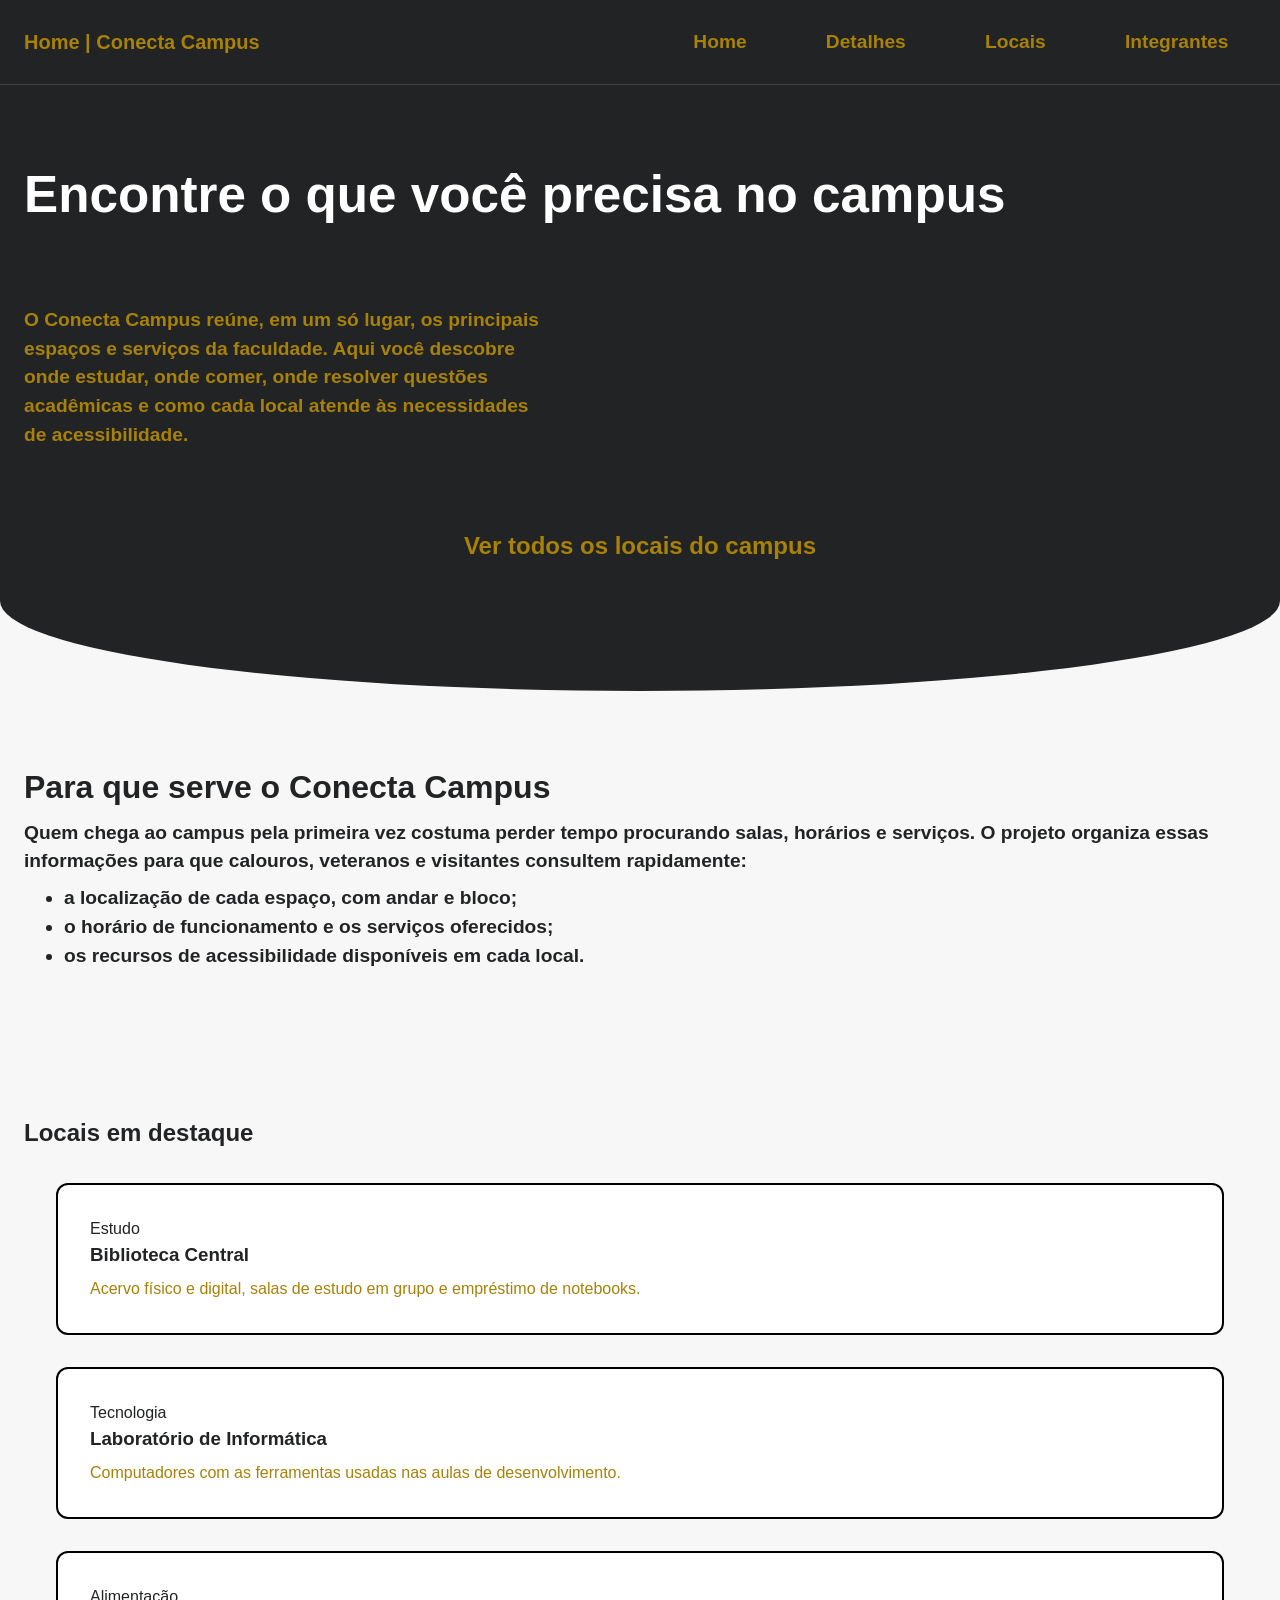
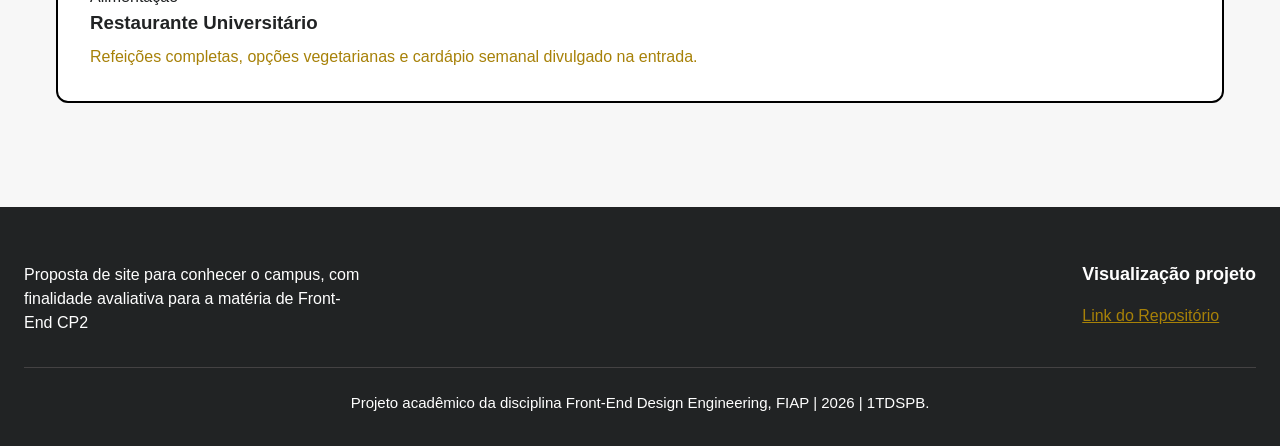
<file: index.html>
<!-- INTEGRANTES DO GRUPO:
     RM574837 - KAUAN GOMES DOS SANTOS
     RM576881 - PABLO ACKILLYS ANJOS DA SILVA
     RM576834 - THOMAZ RAFAEL KRUTMAN NEVES DA ROCHA
     RM574720 - EDUARDO REGENOLD DA COSTA LIMA
-->

<!DOCTYPE html>
<html lang="pt-BR">

<head>
    <meta charset="UTF-8">
    <meta name="viewport" content="width=device-width, initial-scale=1.0">
    <title>Home | Campus</title>
    <link rel="stylesheet" href="./css/style.css">
</head>

<!-- Corpo da página: onde fica todo o conteúdo da página -->

<body>

    <!-- Cabeçalho: identificação + menu de navegação (igual em todas as paginas)-->
    <header>
        <div class="cabecalho">
            <div class="container cabecalho-conteudo">

                <!-- Identificação da pagina em que está: leva de volta à página inicial -->
                <a class="identificacao-pagina" href="./index.html">
                    <span>Home | Conecta Campus</span>
                </a>

                <!-- Cabeçalho: Menu de navegação -->
                <nav aria-label="Menu principal">
                    <ul class="menu-lista lista-limpa">
                        <li><a class="menu-cabecalho btn" href="./index.html">Home</a></li>
                        <li><a class="menu-cabecalho btn" href="./detalhes.html">Detalhes</a></li>
                        <li><a class="menu-cabecalho btn" href="./locais.html">Locais</a></li>
                        <li><a class="menu-cabecalho btn" href="./integrantes.html">Integrantes</a></li>
                    </ul>
                </nav>
            </div>
        </div>
    </header>

    <!-- Conteudo Principal: Corpo da página, informações -->
    <main>

        <!-- Apresentação do projeto -->
        <section class="secao-fundo">
            <div class="hero">
                <div class=" container hero-conteudo" aria-labelledby="titulo-pagina">
                    <h1>Encontre o que você precisa no campus</h1>
                    <p class="hero-descricao">
                        O Conecta Campus reúne, em um só lugar, os principais espaços e serviços
                        da faculdade. Aqui você descobre onde estudar, onde comer, onde resolver
                        questões acadêmicas e como cada local atende às necessidades de
                        acessibilidade.
                    </p>
                    <a class="btn" href="locais.html">Ver todos os locais do campus</a>
                </div>
            </div>

            <!-- Finalidade do projeto -->
            <article class="container secao">
                <div class="finalidade-projeto" aria-labelledby="titulo-finalidade">
                    <h2 id="titulo-finalidade">Para que serve o Conecta Campus</h2>
                    <p>
                        Quem chega ao campus pela primeira vez costuma perder tempo procurando
                        salas, horários e serviços. O projeto organiza essas informações para que
                        calouros, veteranos e visitantes consultem rapidamente:
                    </p>
                    <div>
                        <ul>
                            <li>a localização de cada espaço, com andar e bloco;</li>
                            <li>o horário de funcionamento e os serviços oferecidos;</li>
                            <li>os recursos de acessibilidade disponíveis em cada local.</li>
                        </ul>
                    </div>
                </div>
            </article>

            <!-- Destaques: três locais em cartões -->
            <section class="container secao" aria-labelledby="titulo-destaques">
                <h2 id="titulo-destaques">Locais em destaque</h2>
                <div class="grade-destaques">
                    <div class="card">
                        <a class="card-link" href="detalhes.html#biblioteca">
                            <span class="categoria">Estudo</span>
                            <h3>Biblioteca Central</h3>
                            <p>Acervo físico e digital, salas de estudo em grupo e empréstimo de notebooks.
                            </p>
                        </a>
                    </div>
                    <div class="card">
                        <a class="card-link" href="detalhes.html#laboratorio">
                            <span class="categoria">Tecnologia</span>
                            <h3>Laboratório de Informática</h3>
                            <p>Computadores com as ferramentas usadas nas aulas de desenvolvimento.</p>
                        </a>
                    </div>
                    <div class="card">
                        <a class="card-link" href="detalhes.html#restaurante">
                            <span class="categoria">Alimentação</span>
                            <h3>Restaurante Universitário</h3>
                            <p>Refeições completas, opções vegetarianas e cardápio semanal divulgado na
                                entrada.
                            </p>
                        </a>
                    </div>
                </div>
            </section>
        </section>
    </main>

    <!-- Rodapé: Direitos... igual em todas as paginas -->
    <footer>
        <div class="rodape">
            <div class="container">
                <div class="rodape-conteudo">

                    <!-- Coluna 1: apresentação curta do projeto -->
                    <div>
                        <p class="rodape-descricao">Proposta de site para conhecer o campus, com finalidade avaliativa
                            para
                            a matéria de Front-End CP2</p>
                    </div>

                    <!-- Coluna 3: canais de contato da equipe -->
                    <div>
                        <h2 class="rodape-titulo">Visualização projeto</h2>
                        <ul class="rodape-lista lista-limpa">
                            <li><a href="https://github.com/Kauanzxd/Front-End_Checkpoint_2.git">Link do Repositório</a>
                            </li>
                        </ul>
                    </div>
                </div>

                <!-- Créditos acadêmicos -->
                <p class="rodape-creditos">Projeto acadêmico da disciplina Front-End Design Engineering, FIAP | 2026 |
                    1TDSPB.
                </p>
            </div>
        </div>
    </footer>

</body>

</html>
</file>
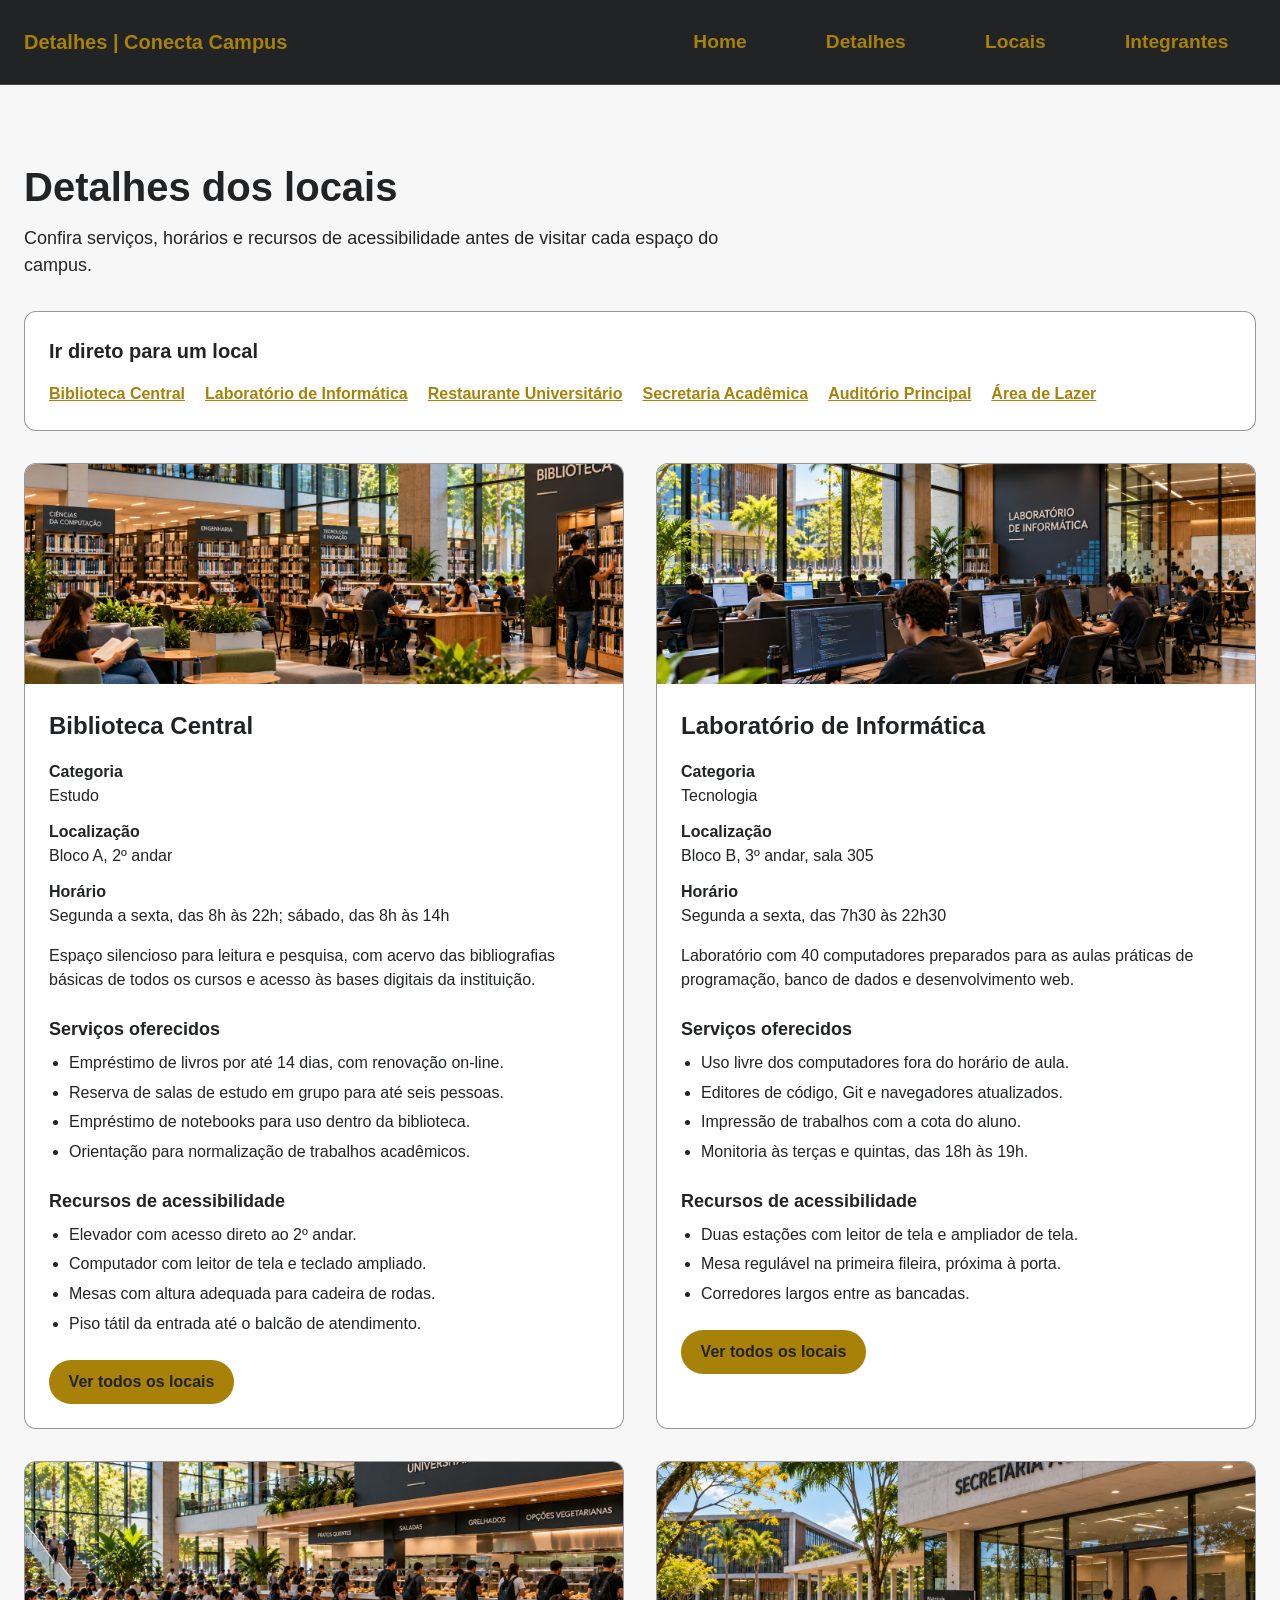
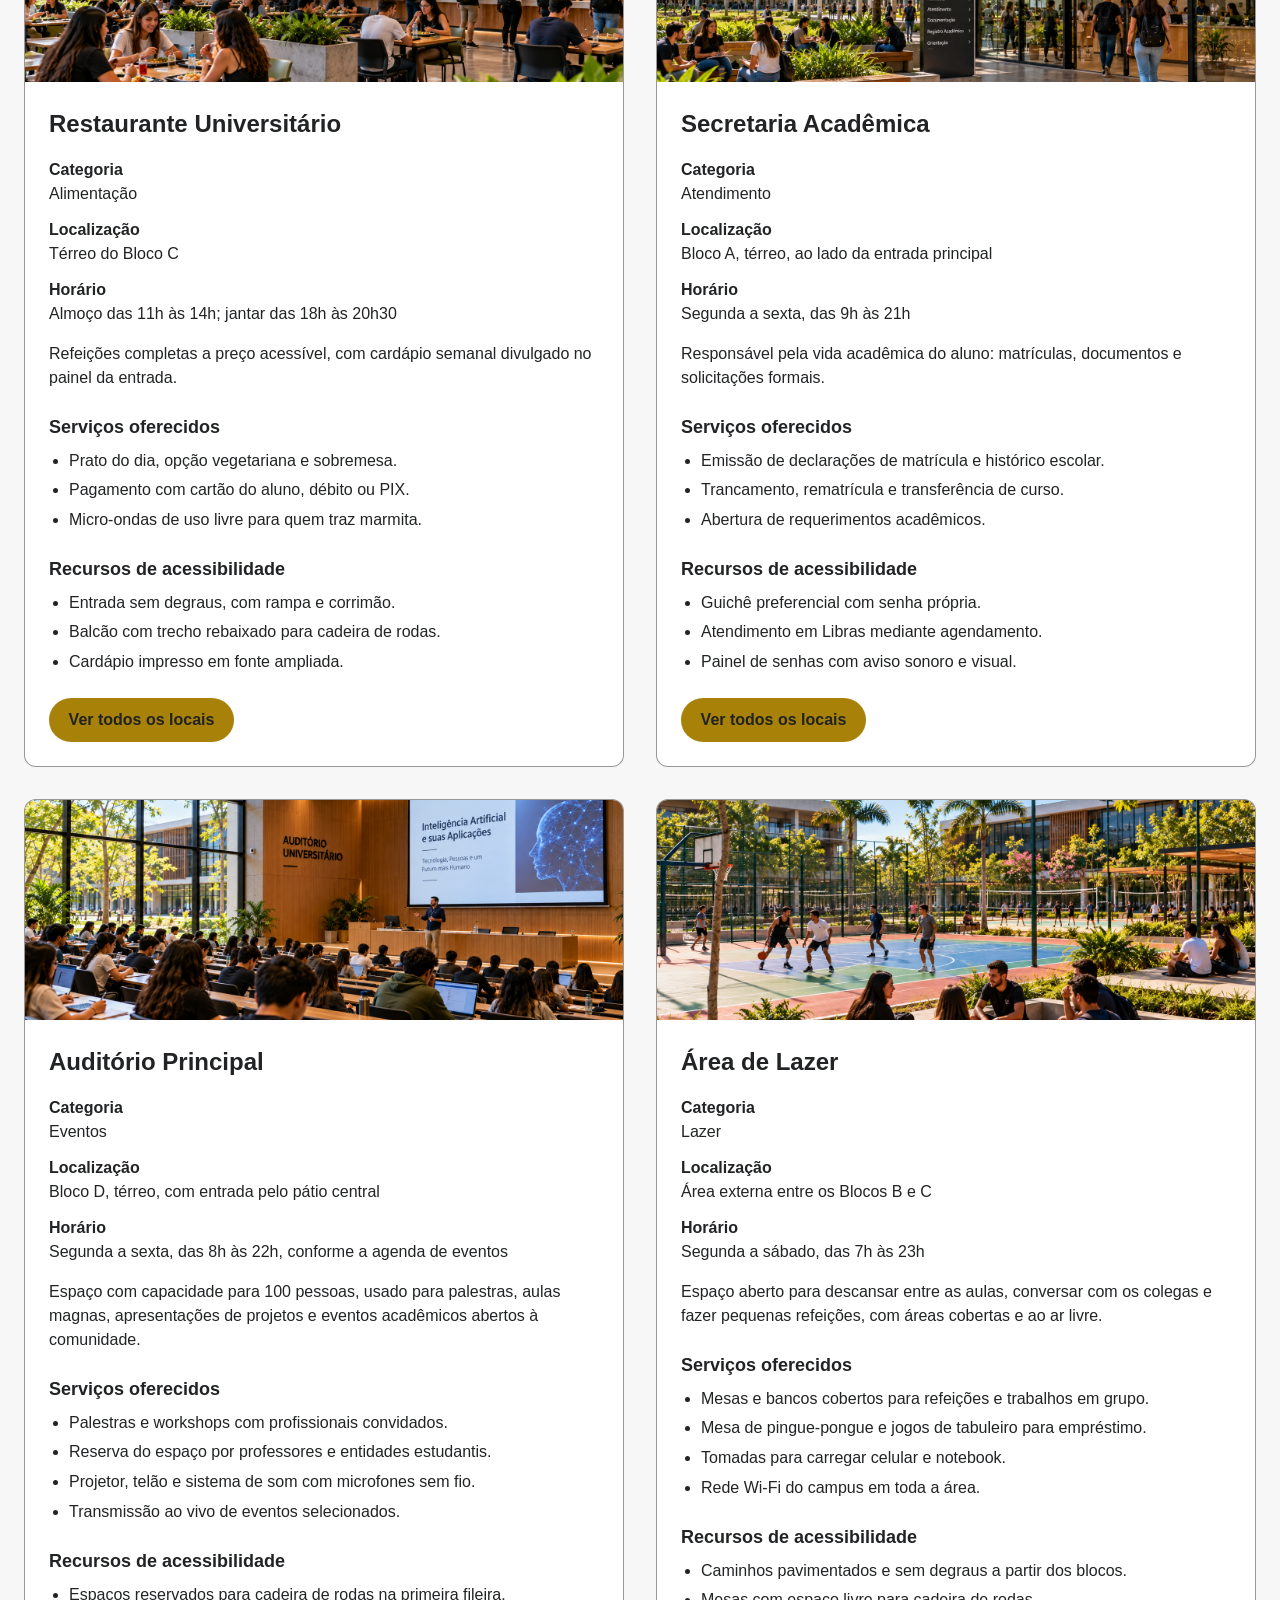
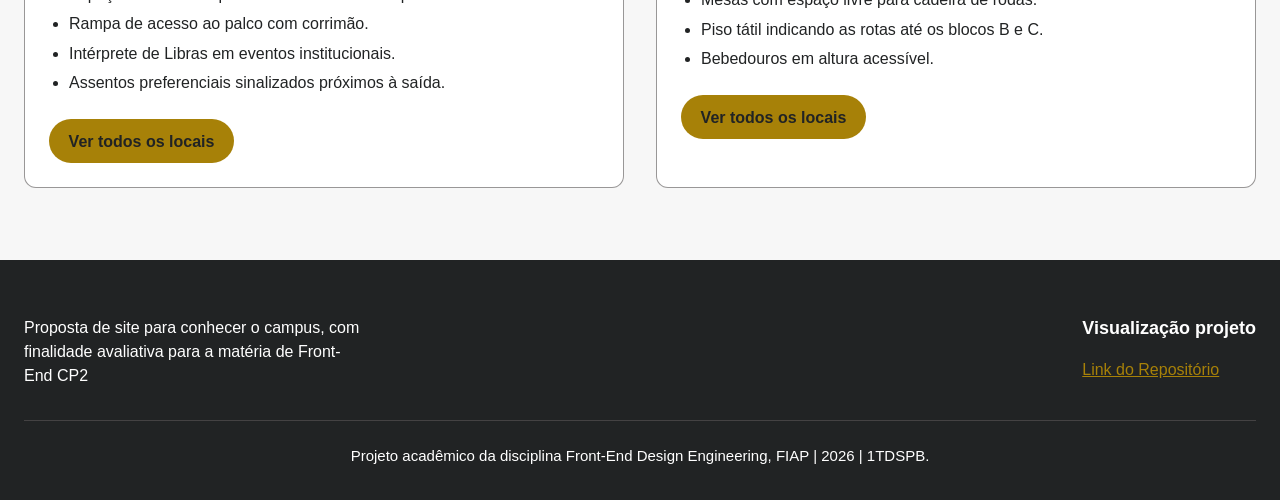
<file: detalhes.html>
<!-- INTEGRANTES DO GRUPO:
     RM574837 - KAUAN GOMES DOS SANTOS
     RM576881 - PABLO ACKILLYS ANJOS DA SILVA
     RM576834 - THOMAZ RAFAEL KRUTMAN NEVES DA ROCHA
     RM574720 - EDUARDO REGENOLD DA COSTA LIMA
-->

<!DOCTYPE html>
<html lang="pt-BR">

<head>
    <meta charset="UTF-8">
    <meta name="viewport" content="width=device-width, initial-scale=1.0">
    <title>Detalhes | Campus</title>
    <link rel="stylesheet" href="./css/style.css">
</head>

<body class="secao-fundo">
    <header>
        <div class="cabecalho">
            <div class="container cabecalho-conteudo">
                <a class="identificacao-pagina" href="./index.html">
                    <span>Detalhes | Conecta Campus</span>
                </a>

                <nav aria-label="Menu principal">
                    <ul class="menu-lista lista-limpa">
                        <li><a class="menu-cabecalho btn" href="./index.html">Home</a></li>
                        <li><a class="menu-cabecalho btn" href="./detalhes.html" aria-current="page">Detalhes</a></li>
                        <li><a class="menu-cabecalho btn" href="./locais.html">Locais</a></li>
                        <li><a class="menu-cabecalho btn" href="./integrantes.html">Integrantes</a></li>
                    </ul>
                </nav>
            </div>
        </div>
    </header>

    <main id="conteudo-detalhes">
        <section class="secao" aria-labelledby="titulo-pagina">
            <div class="container">
                <div class="introducao-detalhes">
                    <h1 id="titulo-pagina">Detalhes dos locais</h1>
                    <p>Confira serviços, horários e recursos de acessibilidade antes de visitar cada espaço do campus.</p>
                </div>

                <nav class="atalhos-detalhes" aria-labelledby="titulo-atalhos">
                    <h2 id="titulo-atalhos">Ir direto para um local</h2>
                    <ul class="lista-limpa">
                        <li><a href="#biblioteca">Biblioteca Central</a></li>
                        <li><a href="#laboratorio">Laboratório de Informática</a></li>
                        <li><a href="#restaurante">Restaurante Universitário</a></li>
                        <li><a href="#secretaria">Secretaria Acadêmica</a></li>
                        <li><a href="#auditorio">Auditório Principal</a></li>
                        <li><a href="#area-lazer">Área de Lazer</a></li>
                    </ul>
                </nav>

                <div class="lista-detalhes">
                    <article id="biblioteca" class="detalhe">
                        <img class="img-detalhe" src="./img/img_biblioteca_campus.png" alt="Salão da biblioteca com estantes de livros e mesas de estudo">
                        <div class="detalhe-conteudo">
                            <h2>Biblioteca Central</h2>
                            <dl class="dados-local">
                                <div>
                                    <dt>Categoria</dt>
                                    <dd>Estudo</dd>
                                </div>
                                <div>
                                    <dt>Localização</dt>
                                    <dd>Bloco A, 2º andar</dd>
                                </div>
                                <div>
                                    <dt>Horário</dt>
                                    <dd>Segunda a sexta, das 8h às 22h; sábado, das 8h às 14h</dd>
                                </div>
                            </dl>
                            <p>Espaço silencioso para leitura e pesquisa, com acervo das bibliografias básicas de todos os cursos e acesso às bases digitais da instituição.</p>
                            <h3>Serviços oferecidos</h3>
                            <ul>
                                <li>Empréstimo de livros por até 14 dias, com renovação on-line.</li>
                                <li>Reserva de salas de estudo em grupo para até seis pessoas.</li>
                                <li>Empréstimo de notebooks para uso dentro da biblioteca.</li>
                                <li>Orientação para normalização de trabalhos acadêmicos.</li>
                            </ul>
                            <h3>Recursos de acessibilidade</h3>
                            <ul>
                                <li>Elevador com acesso direto ao 2º andar.</li>
                                <li>Computador com leitor de tela e teclado ampliado.</li>
                                <li>Mesas com altura adequada para cadeira de rodas.</li>
                                <li>Piso tátil da entrada até o balcão de atendimento.</li>
                            </ul>
                            <a class="btn btn-detalhes" href="./locais.html">Ver todos os locais</a>
                        </div>
                    </article>

                    <article id="laboratorio" class="detalhe">
                        <img class="img-detalhe" src="./img/img_laboratorio-informatica_campus.png" alt="Laboratório de informática com fileiras de computadores">
                        <div class="detalhe-conteudo">
                            <h2>Laboratório de Informática</h2>
                            <dl class="dados-local">
                                <div>
                                    <dt>Categoria</dt>
                                    <dd>Tecnologia</dd>
                                </div>
                                <div>
                                    <dt>Localização</dt>
                                    <dd>Bloco B, 3º andar, sala 305</dd>
                                </div>
                                <div>
                                    <dt>Horário</dt>
                                    <dd>Segunda a sexta, das 7h30 às 22h30</dd>
                                </div>
                            </dl>
                            <p>Laboratório com 40 computadores preparados para as aulas práticas de programação, banco de dados e desenvolvimento web.</p>
                            <h3>Serviços oferecidos</h3>
                            <ul>
                                <li>Uso livre dos computadores fora do horário de aula.</li>
                                <li>Editores de código, Git e navegadores atualizados.</li>
                                <li>Impressão de trabalhos com a cota do aluno.</li>
                                <li>Monitoria às terças e quintas, das 18h às 19h.</li>
                            </ul>
                            <h3>Recursos de acessibilidade</h3>
                            <ul>
                                <li>Duas estações com leitor de tela e ampliador de tela.</li>
                                <li>Mesa regulável na primeira fileira, próxima à porta.</li>
                                <li>Corredores largos entre as bancadas.</li>
                            </ul>
                            <a class="btn btn-detalhes" href="./locais.html">Ver todos os locais</a>
                        </div>
                    </article>

                    <article id="restaurante" class="detalhe">
                        <img class="img-detalhe" src="./img/img_restaurante_campus.png" alt="Restaurante universitário com mesas e balcão de refeições">
                        <div class="detalhe-conteudo">
                            <h2>Restaurante Universitário</h2>
                            <dl class="dados-local">
                                <div>
                                    <dt>Categoria</dt>
                                    <dd>Alimentação</dd>
                                </div>
                                <div>
                                    <dt>Localização</dt>
                                    <dd>Térreo do Bloco C</dd>
                                </div>
                                <div>
                                    <dt>Horário</dt>
                                    <dd>Almoço das 11h às 14h; jantar das 18h às 20h30</dd>
                                </div>
                            </dl>
                            <p>Refeições completas a preço acessível, com cardápio semanal divulgado no painel da entrada.</p>
                            <h3>Serviços oferecidos</h3>
                            <ul>
                                <li>Prato do dia, opção vegetariana e sobremesa.</li>
                                <li>Pagamento com cartão do aluno, débito ou PIX.</li>
                                <li>Micro-ondas de uso livre para quem traz marmita.</li>
                            </ul>
                            <h3>Recursos de acessibilidade</h3>
                            <ul>
                                <li>Entrada sem degraus, com rampa e corrimão.</li>
                                <li>Balcão com trecho rebaixado para cadeira de rodas.</li>
                                <li>Cardápio impresso em fonte ampliada.</li>
                            </ul>
                            <a class="btn btn-detalhes" href="./locais.html">Ver todos os locais</a>
                        </div>
                    </article>

                    <article id="secretaria" class="detalhe">
                        <img class="img-detalhe" src="./img/img_secretaria_campus.png" alt="Balcão de atendimento da secretaria acadêmica com guichês numerados">
                        <div class="detalhe-conteudo">
                            <h2>Secretaria Acadêmica</h2>
                            <dl class="dados-local">
                                <div>
                                    <dt>Categoria</dt>
                                    <dd>Atendimento</dd>
                                </div>
                                <div>
                                    <dt>Localização</dt>
                                    <dd>Bloco A, térreo, ao lado da entrada principal</dd>
                                </div>
                                <div>
                                    <dt>Horário</dt>
                                    <dd>Segunda a sexta, das 9h às 21h</dd>
                                </div>
                            </dl>
                            <p>Responsável pela vida acadêmica do aluno: matrículas, documentos e solicitações formais.</p>
                            <h3>Serviços oferecidos</h3>
                            <ul>
                                <li>Emissão de declarações de matrícula e histórico escolar.</li>
                                <li>Trancamento, rematrícula e transferência de curso.</li>
                                <li>Abertura de requerimentos acadêmicos.</li>
                            </ul>
                            <h3>Recursos de acessibilidade</h3>
                            <ul>
                                <li>Guichê preferencial com senha própria.</li>
                                <li>Atendimento em Libras mediante agendamento.</li>
                                <li>Painel de senhas com aviso sonoro e visual.</li>
                            </ul>
                            <a class="btn btn-detalhes" href="./locais.html">Ver todos os locais</a>
                        </div>
                    </article>

                    <article id="auditorio" class="detalhe">
                        <img class="img-detalhe" src="./img/img_auditorio_campus.png" alt="Auditório com palco e assentos">
                        <div class="detalhe-conteudo">
                            <h2>Auditório Principal</h2>
                            <dl class="dados-local">
                                <div>
                                    <dt>Categoria</dt>
                                    <dd>Eventos</dd>
                                </div>
                                <div>
                                    <dt>Localização</dt>
                                    <dd>Bloco D, térreo, com entrada pelo pátio central</dd>
                                </div>
                                <div>
                                    <dt>Horário</dt>
                                    <dd>Segunda a sexta, das 8h às 22h, conforme a agenda de eventos</dd>
                                </div>
                            </dl>
                            <p>Espaço com capacidade para 100 pessoas, usado para palestras, aulas magnas, apresentações de projetos e eventos acadêmicos abertos à comunidade.</p>
                            <h3>Serviços oferecidos</h3>
                            <ul>
                                <li>Palestras e workshops com profissionais convidados.</li>
                                <li>Reserva do espaço por professores e entidades estudantis.</li>
                                <li>Projetor, telão e sistema de som com microfones sem fio.</li>
                                <li>Transmissão ao vivo de eventos selecionados.</li>
                            </ul>
                            <h3>Recursos de acessibilidade</h3>
                            <ul>
                                <li>Espaços reservados para cadeira de rodas na primeira fileira.</li>
                                <li>Rampa de acesso ao palco com corrimão.</li>
                                <li>Intérprete de Libras em eventos institucionais.</li>
                                <li>Assentos preferenciais sinalizados próximos à saída.</li>
                            </ul>
                            <a class="btn btn-detalhes" href="./locais.html">Ver todos os locais</a>
                        </div>
                    </article>

                    <article id="area-lazer" class="detalhe">
                        <img class="img-detalhe" src="./img/img_area-de-lazer_campus.png" alt="Área de lazer com mesas e cadeiras">
                        <div class="detalhe-conteudo">
                            <h2>Área de Lazer</h2>
                            <dl class="dados-local">
                                <div>
                                    <dt>Categoria</dt>
                                    <dd>Lazer</dd>
                                </div>
                                <div>
                                    <dt>Localização</dt>
                                    <dd>Área externa entre os Blocos B e C</dd>
                                </div>
                                <div>
                                    <dt>Horário</dt>
                                    <dd>Segunda a sábado, das 7h às 23h</dd>
                                </div>
                            </dl>
                            <p>Espaço aberto para descansar entre as aulas, conversar com os colegas e fazer pequenas refeições, com áreas cobertas e ao ar livre.</p>
                            <h3>Serviços oferecidos</h3>
                            <ul>
                                <li>Mesas e bancos cobertos para refeições e trabalhos em grupo.</li>
                                <li>Mesa de pingue-pongue e jogos de tabuleiro para empréstimo.</li>
                                <li>Tomadas para carregar celular e notebook.</li>
                                <li>Rede Wi-Fi do campus em toda a área.</li>
                            </ul>
                            <h3>Recursos de acessibilidade</h3>
                            <ul>
                                <li>Caminhos pavimentados e sem degraus a partir dos blocos.</li>
                                <li>Mesas com espaço livre para cadeira de rodas.</li>
                                <li>Piso tátil indicando as rotas até os blocos B e C.</li>
                                <li>Bebedouros em altura acessível.</li>
                            </ul>
                            <a class="btn btn-detalhes" href="./locais.html">Ver todos os locais</a>
                        </div>
                    </article>
                </div>
            </div>
        </section>
    </main>

    <footer>
        <div class="rodape">
            <div class="container">
                <div class="rodape-conteudo">
                    <div>
                        <p class="rodape-descricao">Proposta de site para conhecer o campus, com finalidade avaliativa para a matéria de Front-End CP2</p>
                    </div>
                    <div>
                        <h2 class="rodape-titulo">Visualização projeto</h2>
                        <ul class="rodape-lista lista-limpa">
                            <li><a href="https://github.com/Kauanzxd/Front-End_Checkpoint_2.git">Link do Repositório</a></li>
                        </ul>
                    </div>
                </div>
                <p class="rodape-creditos">Projeto acadêmico da disciplina Front-End Design Engineering, FIAP | 2026 | 1TDSPB.</p>
            </div>
        </div>
    </footer>
</body>

</html>
</file>
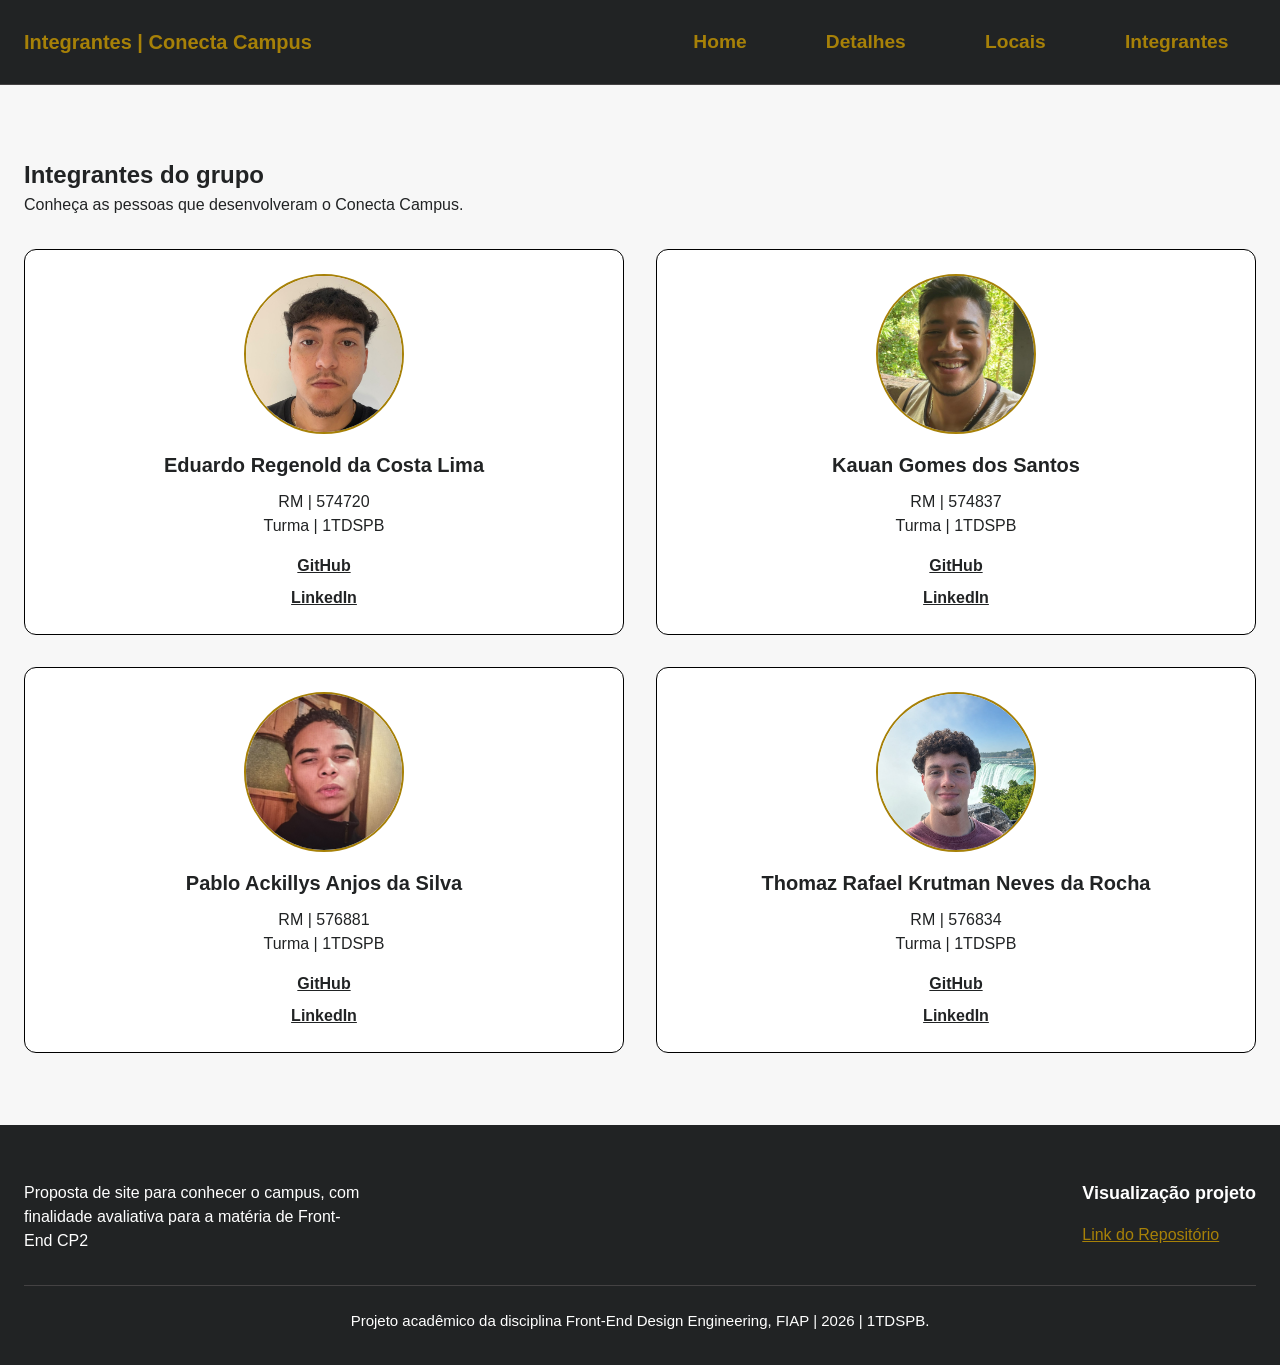
<file: integrantes.html>
<!-- INTEGRANTES DO GRUPO:
     RM574837 - KAUAN GOMES DOS SANTOS
     RM576881 - PABLO ACKILLYS ANJOS DA SILVA
     RM576834 - THOMAZ RAFAEL KRUTMAN NEVES DA ROCHA
     RM574720 - EDUARDO REGENOLD DA COSTA LIMA
-->

<!DOCTYPE html>
<html lang="pt-BR">

<head>
    <meta charset="UTF-8">
    <meta name="viewport" content="width=device-width, initial-scale=1.0">
    <title>Integrantes | Campus</title>
    <link rel="stylesheet" href="./css/style.css">
</head>

<!-- Corpo da página: onde fica todo o conteúdo da página -->

<body class="secao-fundo">

    <!-- Cabeçalho: identificação + menu de navegação (igual em todas as paginas)-->
    <header>
        <div class="cabecalho">
            <div class="container cabecalho-conteudo">

                <!-- Identificação da pagina em que está: leva de volta à página inicial -->
                <a class="identificacao-pagina" href="./index.html">
                    <span>Integrantes | Conecta Campus</span>
                </a>

                <!-- Cabeçalho: Menu de navegação -->
                <nav aria-label="Menu principal">
                    <ul class="menu-lista lista-limpa">
                        <li><a class="menu-cabecalho btn" href="./index.html">Home</a></li>
                        <li><a class="menu-cabecalho btn" href="./detalhes.html">Detalhes</a></li>
                        <li><a class="menu-cabecalho btn" href="./locais.html">Locais</a></li>
                        <li><a class="menu-cabecalho btn" href="./integrantes.html">Integrantes</a></li>
                    </ul>
                </nav>
            </div>
        </div>
    </header>

    <!-- Conteudo Principal: Corpo da página, informações -->
    <main>
        <section class="secao secao-fundo" id="integrantes">
            <div class="container">
                <h1>Integrantes do grupo</h1>
                <p>Conheça as pessoas que desenvolveram o Conecta Campus.</p>

                <div class="grade-2">

                    <article class="card-integrante">
                        <img class="foto-integrante" src="./img/eduardo.jpeg" alt="Foto do Eduardo Regenold">
                        <h2>Eduardo Regenold da Costa Lima</h2>
                        <p>RM | 574720</p>
                        <p>Turma | 1TDSPB</p>
                        <ul class="lista-limpa links-integrante">
                            <li><a href="https://github.com/edurege-14">GitHub</a></li>
                            <li><a href="https://www.linkedin.com/in/eduardo-regenold-b09bab397/">LinkedIn</a></li>
                        </ul>
                    </article>

                    <article class="card-integrante">
                        <img class="foto-integrante" src="./img/kauan.jpeg" alt="Foto do Kauan Gomes">
                        <h2>Kauan Gomes dos Santos</h2>
                        <p>RM | 574837</p>
                        <p>Turma | 1TDSPB</p>
                        <ul class="lista-limpa links-integrante">
                            <li><a href="https://github.com/Kauanzxd">GitHub</a></li>
                            <li><a href="https://www.linkedin.com/in/kauan-gomes-dos-santos-94b02a430/">LinkedIn</a></li>
                        </ul>
                    </article>

                    <article class="card-integrante">
                        <img class="foto-integrante" src="./img/pablo.jpeg" alt="Foto do Pablo Ackillys">
                        <h2>Pablo Ackillys Anjos da Silva</h2>
                        <p>RM | 576881</p>
                        <p>Turma | 1TDSPB</p>
                        <ul class="lista-limpa links-integrante">
                            <li><a href="https://github.com/PabloAckillys">GitHub</a></li>
                            <li><a href="https://www.linkedin.com/in/pabloackillys">LinkedIn</a></li>
                        </ul>
                    </article>

                    <article class="card-integrante">
                        <img class="foto-integrante" src="./img/thomaz.jpeg" alt="Foto do Thomaz Rocha">
                        <h2>Thomaz Rafael Krutman Neves da Rocha</h2>
                        <p>RM | 576834</p>
                        <p>Turma | 1TDSPB</p>
                        <ul class="lista-limpa links-integrante">
                            <li><a href="https://github.com/ThomazRocha">GitHub</a></li>
                            <li><a href="https://www.linkedin.com/in/thomaz-rafael-krutman-neves-da-rocha-42aa7343a/">LinkedIn</a></li>
                        </ul>
                    </article>

                </div>
            </div>
        </section>
    </main>

    <!-- Rodapé: Direitos... igual em todas as paginas -->
    <footer>
        <div class="rodape">
            <div class="container">
                <div class="rodape-conteudo">

                    <!-- Coluna 1: apresentação curta do projeto -->
                    <div>
                        <p class="rodape-descricao">Proposta de site para conhecer o campus, com finalidade avaliativa
                            para
                            a matéria de Front-End CP2</p>
                    </div>

                    <!-- Coluna 3: canais de contato da equipe -->
                    <div>
                        <h2 class="rodape-titulo">Visualização projeto</h2>
                        <ul class="rodape-lista lista-limpa">
                            <li><a href="https://github.com/Kauanzxd/Front-End_Checkpoint_2.git">Link do Repositório</a>
                            </li>
                        </ul>
                    </div>
                </div>

                <!-- Créditos acadêmicos -->
                <p class="rodape-creditos">Projeto acadêmico da disciplina Front-End Design Engineering, FIAP | 2026 |
                    1TDSPB.
                </p>
            </div>
        </div>
    </footer>

</body>

</html>
</file>
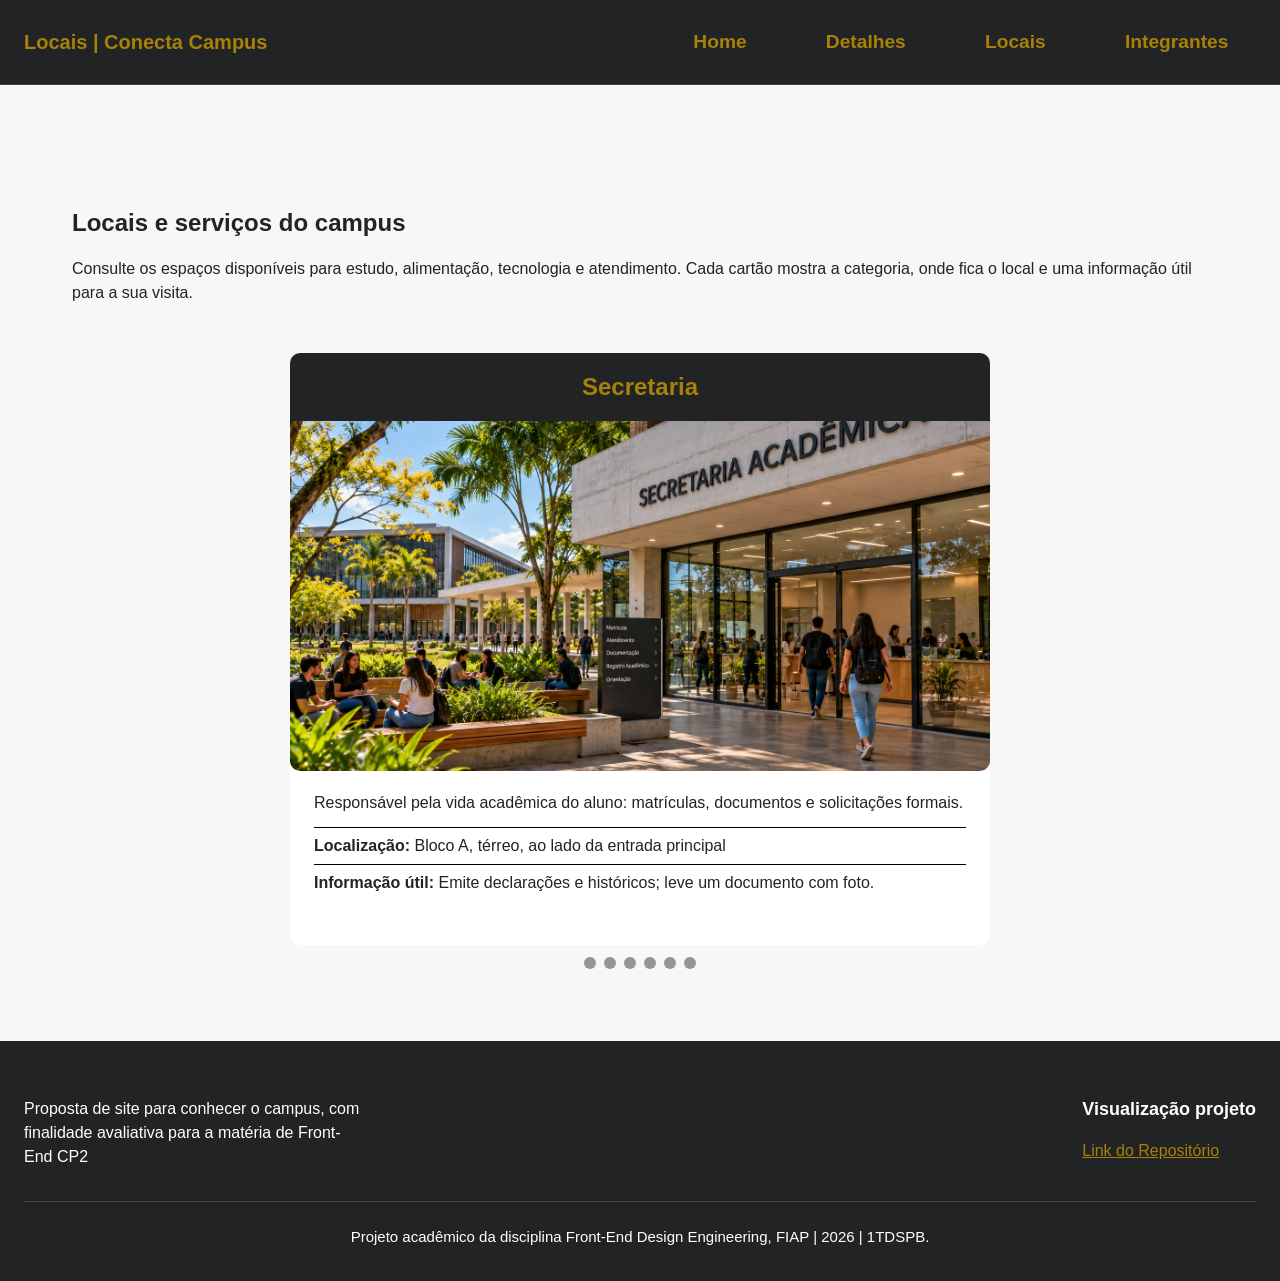
<file: locais.html>
<!-- INTEGRANTES DO GRUPO:
     RM574837 - KAUAN GOMES DOS SANTOS
     RM576881 - PABLO ACKILLYS ANJOS DA SILVA
     RM576834 - THOMAZ RAFAEL KRUTMAN NEVES DA ROCHA
     RM574720 - EDUARDO REGENOLD DA COSTA LIMA
-->

<!DOCTYPE html>
<html lang="pt-BR">

<head>
    <meta charset="UTF-8">
    <meta name="viewport" content="width=device-width, initial-scale=1.0">
    <title>Locais | Campus</title>
    <link rel="stylesheet" href="./css/style.css">
</head>

<!-- Corpo da página: onde fica todo o conteúdo da página -->

<body>

    <!-- Cabeçalho: identificação + menu de navegação (igual em todas as paginas)-->
    <header>
        <div class="cabecalho">
            <div class="container cabecalho-conteudo">

                <!-- Identificação da pagina em que está: leva de volta à página inicial -->
                <a class="identificacao-pagina" href="./index.html">
                    <span>Locais | Conecta Campus</span>
                </a>

                <!-- Cabeçalho: Menu de navegação -->
                <nav aria-label="Menu principal">
                    <ul class="menu-lista lista-limpa">
                        <li><a class="menu-cabecalho btn" href="./index.html">Home</a></li>
                        <li><a class="menu-cabecalho btn" href="./detalhes.html">Detalhes</a></li>
                        <li><a class="menu-cabecalho btn" href="./locais.html">Locais</a></li>
                        <li><a class="menu-cabecalho btn" href="./integrantes.html">Integrantes</a></li>
                    </ul>
                </nav>
            </div>
        </div>
    </header>

    <!-- Conteudo Principal: Corpo da página, informações -->
    <main>
        <section class="secao secao-fundo" aria-labelledby="titulo-pagina">
            <div class="container">
                <div class="introducao-locais">
                    <h1>Locais e serviços do campus</h1>
                    <p>
                        Consulte os espaços disponíveis para estudo, alimentação, tecnologia e
                        atendimento. Cada cartão mostra a categoria, onde fica o local e uma
                        informação útil para a sua visita.
                    </p>
                </div>
                <!-- Cada local: nome, categoria, localização, informação útil, imagem e link -->
                <div class="carrossel">
                    <div class="slides">

                        <article id="slide1" class="slide">
                            <h3>Secretaria</h3>
                            <img src="./img/img_secretaria_campus.png"
                                alt="Balcão de atendimento da secretaria acadêmica com guichês numerados">
                            <div class="info">
                                <p>Responsável pela vida acadêmica do aluno: matrículas, documentos e solicitações
                                    formais.</p>
                                <ul>
                                    <li><strong>Localização:</strong> Bloco A, térreo, ao lado da entrada principal</li>
                                    <li><strong>Informação útil:</strong> Emite declarações e históricos; leve um
                                        documento com foto.</li>
                                </ul>
                            </div>
                        </article>

                        <article id="slide2" class="slide">
                            <h3>Restaurante</h3>
                            <img src="./img/img_restaurante_campus.png"
                                alt="Restaurante universitário com mesas e balcão de refeições">
                            <div class="info">
                                <p>Refeições completas a preço acessível, com cardápio semanal divulgado no painel da
                                    entrada.</p>
                                <ul>
                                    <li><strong>Localização: Térreo do Bloco C</strong></li>
                                    <li><strong>Informação útil:</strong> Almoço das 11h às 14h e jantar das 18h às
                                        20h30.</li>
                                </ul>
                            </div>
                        </article>

                        <article id="slide3" class="slide">
                            <h3>Laboratório</h3>
                            <img src="./img/img_laboratorio-informatica_campus.png"
                                alt="Laboratório de informática com fileiras de computadores">
                            <div class="info">
                                <p>Laboratório com 40 computadores preparados para as aulas práticas de programação,
                                    banco de dados e desenvolvimento web.</p>
                                <ul>
                                    <li><strong>Localização:</strong> Bloco B, 3º andar, sala 305</li>
                                    <li><strong>Informação útil:</strong> Uso livre fora do horário de aula, com login
                                        do aluno.</li>
                                </ul>
                            </div>
                        </article>

                        <article id="slide4" class="slide">
                            <h3>Biblioteca</h3>
                            <img src="./img/img_biblioteca_campus.png"
                                alt="Salão da biblioteca com estantes de livros e mesas de estudo">
                            <div class="info">
                                <p>Espaço silencioso para leitura e pesquisa, com acervo das bibliografias básicas de
                                    todos os cursos e acesso às bases digitais da instituição.</p>
                                <ul>
                                    <li><strong>Localização:</strong> Bloco A, 2º andar</li>
                                    <li><strong>Informação útil:</strong> Aberta de segunda a sábado, das 8h às 22h.
                                    </li>
                                </ul>
                            </div>
                        </article>

                        <article id="slide5" class="slide">
                            <h3>Auditório</h3>
                            <img src="./img/img_auditorio_campus.png"
                                alt="Auditório para realização de palestras com profissionais da área de tecnologia">
                            <div class="info">
                                <p>Espaço com capacidade para 100 pessoas, usado para palestras, aulas magnas,
                                    apresentações de projetos e eventos acadêmicos abertos à comunidade.</p>
                                <ul>
                                    <li><strong>Localização:</strong> Bloco A, 3º andar</li>
                                    <li><strong>Informação útil:</strong> Avisaremos por email quanto terá a proxima
                                        palestra</li>
                                </ul>
                            </div>
                        </article>

                        <article id="slide6" class="slide">
                            <h3>Área de lazer</h3>
                            <img src="./img/img_area-de-lazer_campus.png"
                                alt="Área de lazer para atividades extracurriculares e descanso entre as aulas">
                            <div class="info">
                                <p>Espaço aberto para descansar entre as aulas, conversar com os colegas e fazer
                                    pequenas refeições, com áreas cobertas e ao ar livre.</p>
                                <ul>
                                    <li><strong>Localização:</strong> Térreo do Bloco C, ao lado do restaurante</li>
                                    <li><strong>Informação útil:</strong> Utilização livre fora do horário de aula, até
                                        as 20:00 da noite</li>
                                </ul>
                            </div>
                        </article>
                    </div>

                    <nav class="bolinhas">
                        <a href="#slide1" aria-label="Slide 1"></a>
                        <a href="#slide2" aria-label="Slide 2"></a>
                        <a href="#slide3" aria-label="Slide 3"></a>
                        <a href="#slide4" aria-label="Slide 4"></a>
                        <a href="#slide5" aria-label="Slide 5"></a>
                        <a href="#slide6" aria-label="Slide 6"></a>
                    </nav>
                </div>
            </div>
        </section>
    </main>

    <!-- Rodapé: Direitos... igual em todas as paginas -->
    <footer>
        <div class="rodape">
            <div class="container">
                <div class="rodape-conteudo">

                    <!-- Coluna 1: apresentação curta do projeto -->
                    <div>
                        <p class="rodape-descricao">Proposta de site para conhecer o campus, com finalidade avaliativa
                            para
                            a matéria de Front-End CP2</p>
                    </div>

                    <!-- Coluna 3: canais de contato da equipe -->
                    <div>
                        <h2 class="rodape-titulo">Visualização projeto</h2>
                        <ul class="rodape-lista lista-limpa">
                            <li><a href="https://github.com/Kauanzxd/Front-End_Checkpoint_2.git">Link do Repositório</a>
                            </li>
                        </ul>
                    </div>
                </div>

                <!-- Créditos acadêmicos -->
                <p class="rodape-creditos">Projeto acadêmico da disciplina Front-End Design Engineering, FIAP | 2026 |
                    1TDSPB.
                </p>
            </div>
        </div>
    </footer>

</body>

</html>
</file>
<file: css/style.css>
/* INTEGRANTES DO GRUPO:
     RM574837 - KAUAN GOMES DOS SANTOS
     RM576881 - PABLO ACKILLYS ANJOS DA SILVA
     RM576834 - THOMAZ RAFAEL KRUTMAN NEVES DA ROCHA
     RM574720 - EDUARDO REGENOLD DA COSTA LIMA
*/

:root {
  /* Paleta de cores */
  --cor-preto: #212324;
  --cor-branco: #ffffff;
  --cor-cinza: #5a56569d;
  --cor-dourado: #a78108;
  --cor-fundo: #f7f7f7;
  --cor-borda: #000000;
  --raio-medio: 12px;

  /* Espaçamentos */
  --espaco-1: 0.5rem;
  --espaco-2: 1rem;
  --espaco-3: 1.5rem;
  --espaco-4: 2rem;
  --espaco-5: 3rem;
  --espaco-6: 4.5rem;
  --espaco-7: 6rem;
}

/* RESET E ESTILOS BASE */

/* Faz largura e altura incluírem padding e borda em todos os elementos */
*,
*::before,
*::after {
  box-sizing: border-box;
}

/* Remove margens padrão do navegador para controlar o espaçamento pelo CSS */
body,
h1,
h2,
h3,
h4,
p,
ul,
ol,
dl,
dd,
figure,
fieldset {
  margin: 0;
}

/* Imagens nunca ultrapassam a largura do elemento pai */
img {
  display: block;
  max-width: 100%;
  height: auto;
}

/* Listas sem marcador quando recebem a classe .lista-limpa */
.lista-limpa {
  padding: 0;
  list-style: none;
}

/* UTILITÁRIOS DE LAYOUT */

/* Centraliza o conteúdo e limita a largura máxima da página */
.container {
  width: 100%;
  max-width: 1500px;
  margin-inline: auto;
  padding-inline: var(--espaco-3);
}

/* Bloco vertical padrão: toda seção tem o mesmo respiro em cima e embaixo */
.secao {
  padding-block: var(--espaco-6);
}

/* fundo das paginas */
.secao-fundo {
  background-color: var(--cor-fundo);
}

/* Grades */
.grade-2,
.grade-3,
.grade-texto-lateral {
  display: grid;
  gap: var(--espaco-4);
}

/* BOTÕES E LINKS */

/* Base comum a todos os botões */
.btn {
  display: inline-block;
  padding: 0.8rem 1.6rem;
  border: 2px solid transparent;
  border-radius: 999px;
  font-size: 1.5rem;
  font-weight: 600;
  line-height: 1.2;
  text-align: center;
  text-decoration: none;
  cursor: pointer;
  transition:
    background-color 0.2s,
    color 0.2s,
    border-color 0.2s;
  color: var(--cor-dourado);
}

/* definição da fonte padrão do site, os valores em rem saem daqui*/
html {
  font-family: Arial, Helvetica, sans-serif;
  font-size: 100%;
  line-height: 1.5;
  color: var(--cor-preto);
}

/* Mostra um contorno no link ao navegar com a tecla Tab */
a:focus-visible {
  outline: 3px solid var(--cor-dourado);
  outline-offset: 3px;
}

/* HERO DA PÁGINA INICIAL */

/* Hero: bloco escuro cuja base é curva, lembrando um sorriso */
.hero {
  padding-block: var(--espaco-6) var(--espaco-7);
  border-radius: 0 0 50% 50% / 0 0 90px 90px;
  background-color: var(--cor-preto);
  color: var(--cor-branco);
}

.hero-conteudo {
  display: grid;
  align-items: center;
  gap: var(--espaco-5);
}

.hero h1 {
  font-size: 3.2rem;
  color: var(--cor-branco);
}

.hero-descricao {
  max-width: 520px;
  margin-top: var(--espaco-3);
  color: var(--cor-dourado);
  font-size: 1.2rem;
  font-weight: 700;
}

.hero a {
  padding: 2rem;
}

/* CABEÇALHO E MENU PRINCIPAL: MESMO BLOCO EM TODAS AS PÁGINAS */

/* Barra fixa no topo durante a rolagem */
.cabecalho {
  position: sticky;
  top: 0;
  z-index: 10;
  background-color: var(--cor-preto);
  border-bottom: 1px solid var(--cor-cinza);
}

/* Links com # (ex.: detalhes.html#biblioteca) param abaixo do cabeçalho fixo, sem cortar o título */
html {
  scroll-padding-top: 140px;
}

/* Logo à esquerda, menu à direita */
.cabecalho-conteudo {
  display: flex;
  align-items: center;
  justify-content: space-between;
  gap: var(--espaco-3);
  min-height: 84px;
}

/* identificacao pagina: nome do projeto */
.identificacao-pagina {
  display: flex;
  align-items: center;
  gap: 0.75rem;
  font-size: 1.25rem;
  font-weight: 700;
  color: var(--cor-dourado);
  text-decoration: none;
}

/* Lista horizontal de links do menu */
.menu-lista {
  display: flex;
  gap: var(--espaco-3);
}

.menu-cabecalho {
  position: relative;
  display: block;
  padding-block: 0.5rem;
  font-size: 1.2rem;
  font-weight: 700;
  color: var(--cor-dourado);
  text-decoration: none;
}

.menu-cabecalho:hover {
  color: var(--cor-branco);
}

/* RODAPÉ: MESMO BLOCO EM TODAS AS PÁGINAS */

.rodape {
  padding-block: var(--espaco-5) var(--espaco-4);
  background-color: var(--cor-preto);
  color: var(--cor-branco);
  font-size: 1rem;
}

/* Colunas do rodapé */
.rodape-conteudo {
  display: flex;
  justify-content: space-between;
  align-items: center;
  gap: var(--espaco-4);
}

.rodape-titulo {
  margin-bottom: var(--espaco-2);
  font-size: 1.125rem;
  color: var(--cor-branco);
}

.rodape-descricao {
  max-width: 340px;
  margin-top: var(--espaco-1);
}

.rodape-lista li + li {
  margin-top: 0.35rem;
}

.rodape a {
  color: var(--cor-dourado);
}

.rodape a:hover {
  color: var(--cor-branco);
}

/* Linha final com os créditos acadêmicos */
.rodape-creditos {
  display: flex;
  flex-direction: column;
  text-align: center;
  margin-top: var(--espaco-4);
  padding-top: var(--espaco-3);
  border-top: 1px solid var(--cor-cinza);
  font-size: 0.9375rem;
}

/* Pagina Principal: exposição dos principais locais e explicação do objetivo do site */
.finalidade-projeto {
  display: flex;
  flex-direction: column;
  gap: var(--espaco-1);
  font-size: 1.2rem;
  font-weight: 700;
}

#titulo-finalidade {
  font-size: 2rem;
  font-weight: 900;
}

#titulo-destaque {
  font-size: 2rem;
  font-weight: 900;
}

.grade-3 {
  grid-template-columns: 1fr 1fr;
  margin-top: var(--espaco-4);
}

.card {
  margin: 2rem;
  padding: var(--espaco-4);
  gap: var(--espaco-5);
  border: 2px solid var(--cor-borda);
  border-radius: var(--raio-medio);
  background-color: var(--cor-branco);
}

.card h3 {
  margin-bottom: var(--espaco-1);
}

.card p {
  color: var(--cor-dourado);
}

.card-link {
  display: block;
  color: inherit;
  text-decoration: none;
  transition:
    border-color 0.2s,
    background-color 0.2s;
}

.card:hover {
  border-color: var(--cor-preto);
  background-color: var(--cor-branco);
  color: var(--cor-dourado);
}

/* PÁGINA INTEGRANTES: INFORMAÇÕES SOBRE QUEM FEZ O PROJETO E LINKS SOCIAIS */

/* Dois cards por linha */

.grade-2 {
  grid-template-columns: 1fr 1fr;
  margin-top: var(--espaco-4);
}

.card-integrante {
  padding: var(--espaco-3);
  border: 1px solid var(--cor-borda);
  border-radius: 12px;
  background-color: var(--cor-branco);
  text-align: center;
}

/* Fotos do mesmo tamanho e redondas */
.foto-integrante {
  width: 160px;
  height: 160px;
  margin: 0 auto var(--espaco-2);
  border-radius: 50%;
  border: solid 2px var(--cor-dourado);
  object-fit: cover;
}

.card-integrante h2 {
  margin-bottom: 0.5em;
  font-size: 1.25rem;
}

.links-integrante {
  margin-top: var(--espaco-2);
}

/* Espaço só entre os links */
.links-integrante li + li {
  margin-top: 0.5em;
}

.links-integrante a {
  color: var(--cor-preto);
  font-weight: 700;
}

/* Muda a cor e tira o sublinhado, para não depender só da cor */
.links-integrante a:hover {
  color: var(--cor-dourado);
  text-decoration: none;
}

/* PÁGINA DETALHES: INFORMAÇÕES SOBRE CADA LOCAL DO CAMPUS */

.introducao-detalhes {
  margin-bottom: var(--espaco-4);
}

.introducao-detalhes h1 {
  margin-bottom: var(--espaco-1);
  font-size: 2.5rem;
}

.introducao-detalhes p {
  max-width: 720px;
  font-size: 1.125rem;
}

.atalhos-detalhes {
  margin-bottom: var(--espaco-4);
  padding: var(--espaco-3);
  border: 1px solid var(--cor-cinza);
  border-radius: var(--raio-medio);
  background-color: var(--cor-branco);
}

.atalhos-detalhes h2 {
  margin-bottom: var(--espaco-2);
  font-size: 1.25rem;
}

.atalhos-detalhes ul {
  display: flex;
  flex-wrap: wrap;
  gap: 0.5rem 1.25rem;
}

.atalhos-detalhes a {
  color: var(--cor-dourado);
  font-weight: 700;
}

.lista-detalhes {
  display: grid;
  grid-template-columns: repeat(2, minmax(0, 1fr));
  gap: var(--espaco-4);
}

.detalhe {
  overflow: hidden;
  border: 1px solid var(--cor-cinza);
  border-radius: var(--raio-medio);
  background-color: var(--cor-branco);
}

.img-detalhe {
  width: 100%;
  height: 220px;
  object-fit: cover;
}

.detalhe-conteudo {
  padding: var(--espaco-3);
}

.detalhe-conteudo h2 {
  margin-bottom: var(--espaco-2);
  font-size: 1.5rem;
}

.dados-local {
  display: grid;
  gap: 0.75rem;
  margin-bottom: var(--espaco-2);
}

.dados-local dt {
  font-weight: 700;
}

.dados-local dd {
  margin: 0;
}

.detalhe-conteudo h3 {
  margin-top: var(--espaco-3);
  margin-bottom: var(--espaco-1);
  font-size: 1.125rem;
}

.detalhe-conteudo ul {
  padding-left: 1.25rem;
}

.detalhe-conteudo li + li {
  margin-top: 0.35rem;
}

.btn-detalhes {
  margin-top: var(--espaco-3);
  padding: 0.65rem 1.1rem;
  background-color: var(--cor-dourado);
  color: var(--cor-preto);
  font-size: 1rem;
}

.btn-detalhes:hover {
  background-color: var(--cor-preto);
  color: var(--cor-branco);
}

@media (max-width: 900px) {
  .lista-detalhes {
    grid-template-columns: 1fr;
  }
}

@media (max-width: 600px) {
  .introducao-detalhes h1 {
    font-size: 2rem;
  }

  .detalhe-conteudo {
    padding: var(--espaco-2);
  }

  .img-detalhe {
    height: 190px;
  }
}

/* CARROSEL DE IMAGENS COM OS LOCAIS DO CAMPUS */

.introducao-locais {
  display: flex;
  flex-direction: column;
  gap: var(--espaco-2);
  padding: var(--espaco-5);
}

.carrossel {
  max-width: 700px;
  margin: 0 auto;
}

.slides {
  display: flex;
  overflow-x: auto;
  scroll-snap-type: x mandatory;
  scroll-behavior: smooth;
  border-radius: 10px;
}

.slide {
  flex: 0 0 100%;
  scroll-snap-align: center;
  display: flex;
  flex-direction: column;
  background: var(--cor-branco);
}

.slide h3 {
  margin: 0;
  padding: 16px 24px;
  font-size: 1.5rem;
  text-align: center;
  background-color: var(--cor-preto);
  color: var(--cor-dourado);
}

.slide img {
  width: 100%;
  height: 350px;
  object-fit: cover;
  display: block;
  border-radius: 0 0 10px 10px;
}

.info {
  padding: 20px 24px;
}

.info p {
  margin: 0 0 12px;
  line-height: 1.5;
  color: var(--cor-preto);
}

.info ul {
  margin: 0;
  padding: 0;
  list-style: none;
  color: var(--cor-preto);
}

.info li {
  padding: 6px 0;
  border-top: 1px solid var(--cor-borda);
}

/* Bolinhas */
.bolinhas {
  display: flex;
  justify-content: center;
  gap: 8px;
  margin-top: 12px;
}

.bolinhas a {
  display: block;
  width: 12px;
  height: 12px;
  border-radius: 50%;
  background-color: var(--cor-cinza);
}

.bolinhas a:hover {
  background-color: var(--cor-preto);
}
</file>
